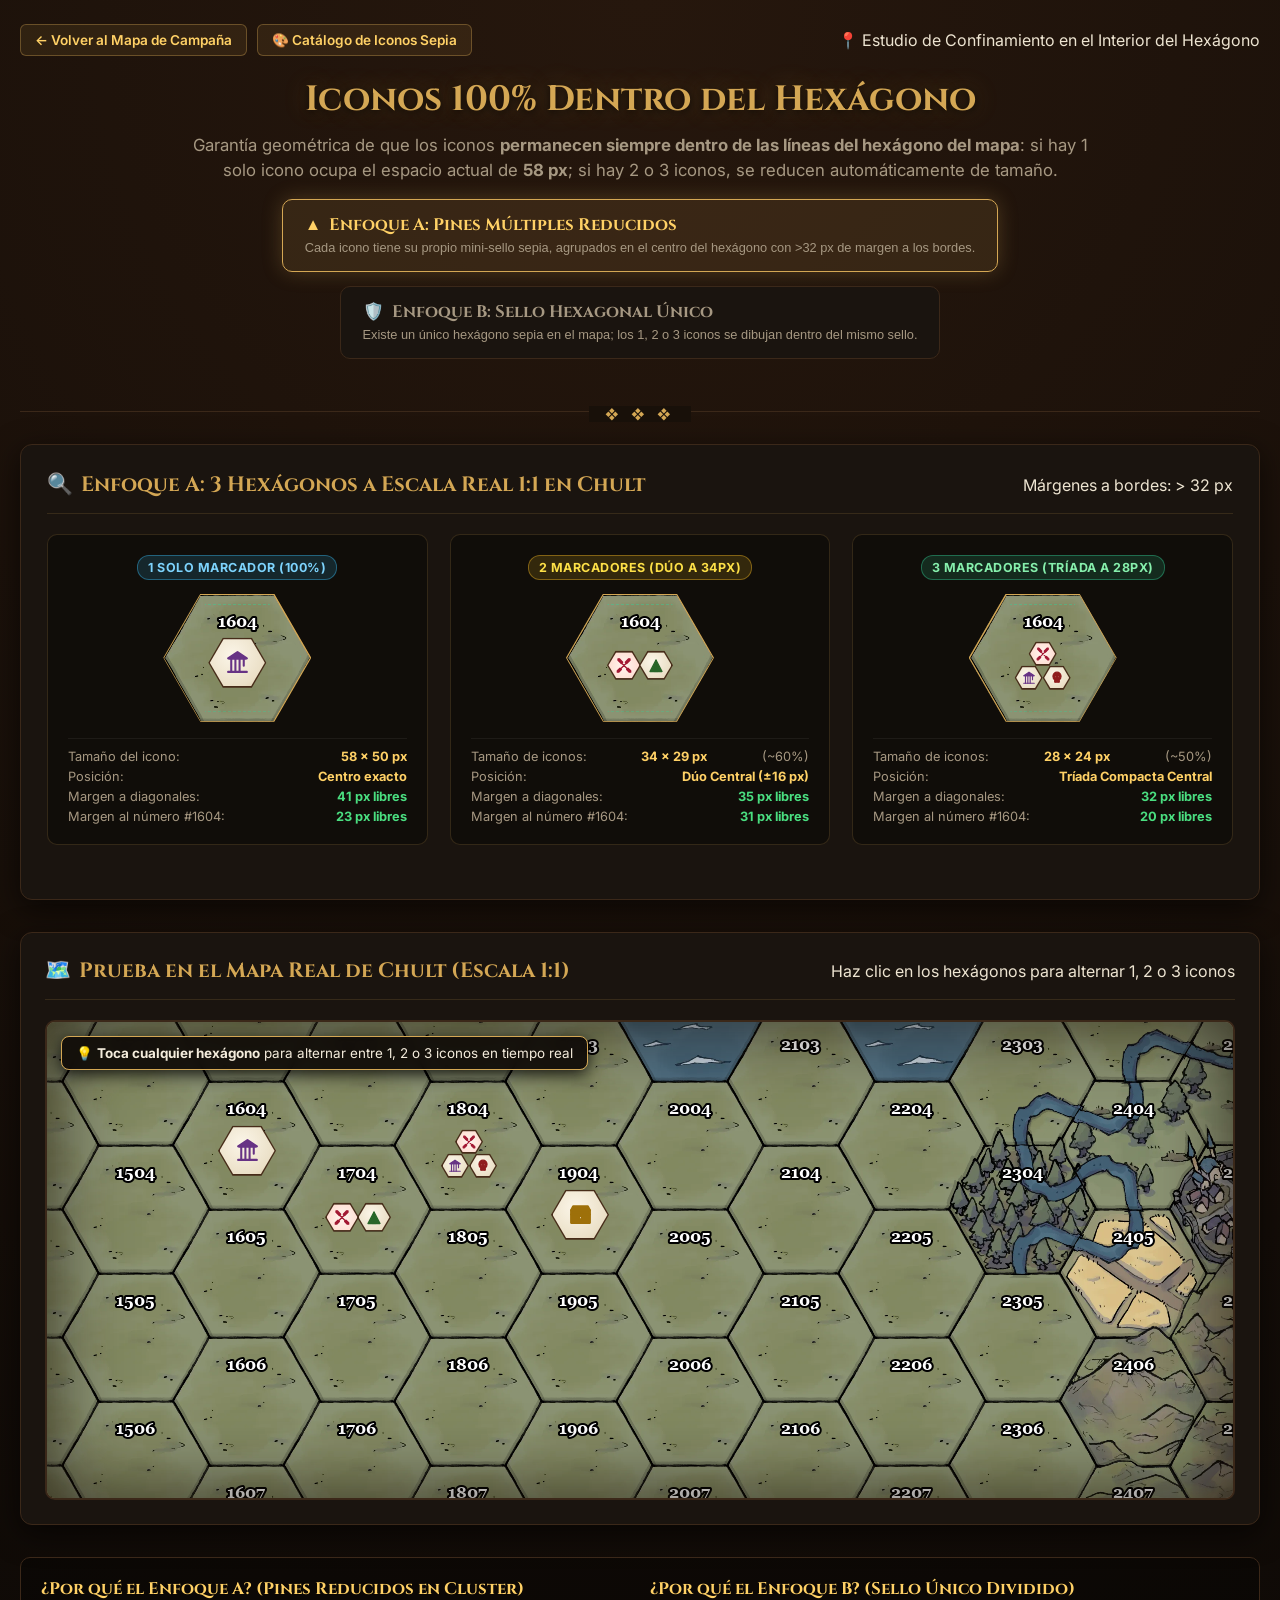
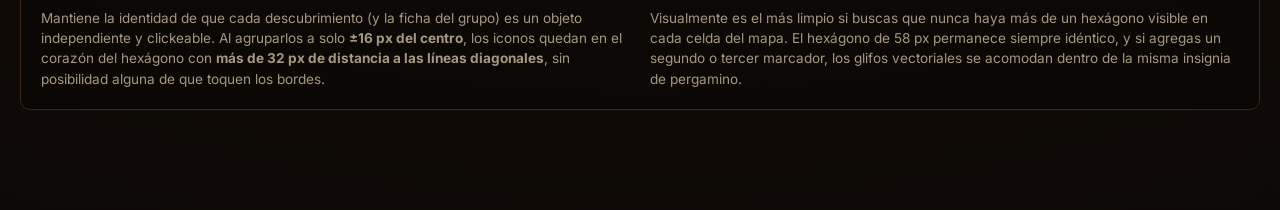
<file: demo-anchors.html>
<!DOCTYPE html>
<html lang="es">
<head>
  <meta charset="UTF-8">
  <meta name="viewport" content="width=device-width, initial-scale=1.0">
  <title>DnD Mapping — Iconos Siempre Dentro del Hexágono (1, 2 y 3)</title>
  <link rel="preconnect" href="https://fonts.googleapis.com">
  <link rel="preconnect" href="https://fonts.gstatic.com" crossorigin>
  <link href="https://fonts.googleapis.com/css2?family=Cinzel:wght@600;700;800;900&family=Inter:wght@400;500;600;700&family=JetBrains+Mono:wght@500;700&display=swap" rel="stylesheet">
  <style>
    :root {
      --bg-dark: #100c08;
      --card-bg: #1a140f;
      --card-border: #3b2819;
      --parchment: #f4ecdc;
      --parchment-deep: #e5d6bc;
      --sepia-dark: #2c180d;
      --sepia-ink: #472c19;
      --gold: #d4a754;
      --gold-bright: #ffd166;
      --cyan: #38bdf8;
      --emerald: #34d399;
      --crimson: #e11d48;
      --text: #ede4d1;
      --text-muted: #a69882;
      
      /* Geometría Hexagonal Chult: 128 px alto x 148 px ancho */
      --hex-w: 148px;
      --hex-h: 128px;
    }

    * {
      box-sizing: border-box;
      margin: 0;
      padding: 0;
    }

    body {
      background: radial-gradient(circle at 50% 0%, #26170d 0%, #0d0906 100%);
      color: var(--text);
      font-family: 'Inter', -apple-system, BlinkMacSystemFont, sans-serif;
      padding: 24px 20px 100px;
      min-height: 100vh;
    }

    .container {
      max-width: 1440px;
      margin: 0 auto;
    }

    /* BARRA SUPERIOR */
    .top-nav {
      display: flex;
      justify-content: space-between;
      align-items: center;
      margin-bottom: 20px;
      flex-wrap: wrap;
      gap: 12px;
    }

    .nav-links {
      display: flex;
      gap: 10px;
    }

    .btn-nav {
      background: rgba(212, 167, 84, 0.1);
      border: 1px solid rgba(212, 167, 84, 0.35);
      border-radius: 6px;
      padding: 7px 14px;
      color: var(--gold-bright);
      text-decoration: none;
      font-size: 0.85rem;
      font-weight: 600;
      display: inline-flex;
      align-items: center;
      gap: 6px;
      transition: all 0.2s ease;
    }

    .btn-nav:hover {
      background: rgba(212, 167, 84, 0.22);
      border-color: var(--gold);
      transform: translateY(-1px);
    }

    header {
      text-align: center;
      margin-bottom: 32px;
      padding-bottom: 24px;
      border-bottom: 1px solid var(--card-border);
      position: relative;
    }

    header::after {
      content: "❖ ❖ ❖";
      position: absolute;
      bottom: -11px;
      left: 50%;
      transform: translateX(-50%);
      background: #181009;
      padding: 0 16px;
      color: var(--gold);
      font-size: 13px;
      letter-spacing: 4px;
    }

    h1 {
      font-family: 'Cinzel', serif;
      font-size: 2.2rem;
      color: var(--gold);
      text-shadow: 0 2px 8px rgba(0,0,0,0.8), 0 0 24px rgba(212,167,84,0.3);
      margin-bottom: 10px;
    }

    .subtitle {
      color: var(--text-muted);
      font-size: 1.05rem;
      max-width: 920px;
      margin: 0 auto 16px;
      line-height: 1.5;
    }

    /* SELECTOR DE ENFOQUE (MODO A vs MODO B) */
    .approach-selector-bar {
      display: flex;
      justify-content: center;
      gap: 14px;
      margin-bottom: 28px;
      flex-wrap: wrap;
    }

    .approach-btn {
      background: var(--card-bg);
      border: 1.5px solid var(--card-border);
      border-radius: 10px;
      padding: 14px 22px;
      color: var(--text-muted);
      cursor: pointer;
      display: flex;
      flex-direction: column;
      align-items: flex-start;
      gap: 4px;
      transition: all 0.2s ease;
      min-width: 290px;
    }

    .approach-btn:hover {
      border-color: var(--gold);
      color: var(--text);
      transform: translateY(-2px);
    }

    .approach-btn.active {
      border-color: var(--gold);
      background: rgba(212, 167, 84, 0.12);
      color: var(--gold-bright);
      box-shadow: 0 0 20px rgba(212, 167, 84, 0.25);
    }

    .approach-title {
      font-family: 'Cinzel', serif;
      font-size: 1.05rem;
      font-weight: 700;
      display: flex;
      align-items: center;
      gap: 8px;
    }

    .approach-desc {
      font-size: 0.8rem;
      color: var(--text-muted);
      line-height: 1.3;
    }

    /* SECCIÓN DE COMPARACIÓN (1, 2, 3) */
    .main-demo-card {
      background: var(--card-bg);
      border: 1px solid var(--card-border);
      border-radius: 12px;
      padding: 26px;
      margin-bottom: 32px;
      box-shadow: 0 8px 30px rgba(0,0,0,0.6);
    }

    .demo-header-row {
      display: flex;
      justify-content: space-between;
      align-items: center;
      margin-bottom: 20px;
      flex-wrap: wrap;
      gap: 14px;
      border-bottom: 1px solid rgba(212, 167, 84, 0.15);
      padding-bottom: 14px;
    }

    .demo-title {
      font-family: 'Cinzel', serif;
      font-size: 1.3rem;
      color: var(--gold);
      display: flex;
      align-items: center;
      gap: 8px;
    }

    /* GRID DE 3 HEXÁGONOS LADO A LADO A ESCALA REAL 1:1 */
    .triad-grid {
      display: grid;
      grid-template-columns: repeat(3, 1fr);
      gap: 22px;
      margin-bottom: 28px;
    }

    @media (max-width: 960px) {
      .triad-grid {
        grid-template-columns: 1fr;
      }
    }

    .hex-column-box {
      background: rgba(0,0,0,0.35);
      border: 1px solid rgba(212, 167, 84, 0.18);
      border-radius: 10px;
      padding: 20px;
      display: flex;
      flex-direction: column;
      align-items: center;
      position: relative;
    }

    .col-badge {
      font-size: 0.78rem;
      font-weight: 700;
      padding: 4px 10px;
      border-radius: 12px;
      margin-bottom: 14px;
      text-transform: uppercase;
      letter-spacing: 0.5px;
    }

    .badge-1 { background: rgba(56, 189, 248, 0.15); color: #7dd3fc; border: 1px solid rgba(56, 189, 248, 0.4); }
    .badge-2 { background: rgba(251, 191, 36, 0.15); color: #fde047; border: 1px solid rgba(251, 191, 36, 0.4); }
    .badge-3 { background: rgba(52, 211, 153, 0.15); color: #86efac; border: 1px solid rgba(52, 211, 153, 0.4); }

    /* HEXÁGONO REAL DE CHULT (148x128px) ALINEADO 100% PÍXEL A PÍXEL */
    .real-chult-hex {
      width: 148px;
      height: 128px;
      position: relative;
      background-image: url('MAPS - Chult 2.0 PC - Numerado.png');
      background-size: 2816px 2048px;
      /* Coordenada matemática exacta de Hex 1604: cx=1699.3, cy=383.0 */
      background-position: -1625px -319px;
      clip-path: polygon(25% 0%, 75% 0%, 100% 50%, 75% 100%, 25% 100%, 0% 50%);
      box-shadow: 0 4px 14px rgba(0,0,0,0.8);
      user-select: none;
      margin-bottom: 16px;
    }

    /* CONTORNO DORADO EXACTO DEL HEXÁGONO */
    .hex-boundary-line {
      position: absolute;
      inset: 0;
      pointer-events: none;
      z-index: 20;
    }

    /* LÍNEA DE SEGURIDAD INTERIOR (10px adentro de los bordes) */
    .hex-safe-line {
      position: absolute;
      inset: 10px;
      clip-path: polygon(25% 0%, 75% 0%, 100% 50%, 75% 100%, 25% 100%, 0% 50%);
      border: 1px dashed rgba(52, 211, 153, 0.45);
      pointer-events: none;
      z-index: 10;
    }

    /* =========================================================================
       ENFOQUE A: PINES REDUCIDOS EN CLUSTER ULTRA-CENTRAL (DENTRO DEL HEX)
       ========================================================================= */
    .cluster-pin {
      position: absolute;
      transform: translate(-50%, -50%);
      clip-path: polygon(25% 0%, 75% 0%, 100% 50%, 75% 100%, 25% 100%, 0% 50%);
      background: #472c19;
      filter: drop-shadow(0 2px 5px rgba(0,0,0,0.85));
      display: flex;
      align-items: center;
      justify-content: center;
      cursor: pointer;
      z-index: 15;
      transition: all 0.25s cubic-bezier(0.34, 1.56, 0.64, 1);
    }

    .cluster-pin:hover {
      filter: drop-shadow(0 4px 10px rgba(0,0,0,0.95)) drop-shadow(0 0 8px var(--pin-color, #ffd166));
      transform: translate(-50%, -55%) scale(1.15);
      z-index: 30;
    }

    .cluster-pin-inner {
      position: absolute;
      inset: 1.5px;
      background: radial-gradient(circle at 40% 35%, #fbf5e8 0%, #ebe0c7 70%, #d8c3a0 100%);
      clip-path: polygon(25% 0%, 75% 0%, 100% 50%, 75% 100%, 25% 100%, 0% 50%);
      display: flex;
      align-items: center;
      justify-content: center;
    }

    .cluster-pin-inner svg {
      stroke: var(--pin-color, #472c19);
      fill: var(--pin-color, #472c19);
    }

    /* TAMAÑOS CLUSTER A */
    /* 1 icono: 58x50 px (completo actual) */
    .cluster-size-full { width: 58px; height: 50px; }
    .cluster-size-full .cluster-pin-inner svg { width: 25px; height: 25px; }

    /* 2 iconos: 34x29 px (reducido ~60%) */
    .cluster-size-duo { width: 34px; height: 29px; }
    .cluster-size-duo .cluster-pin-inner svg { width: 16px; height: 16px; }

    /* 3 iconos: 28x24 px (compacto ~50%) */
    .cluster-size-trio { width: 28px; height: 24px; }
    .cluster-size-trio .cluster-pin-inner svg { width: 14px; height: 14px; }

    /* FICHA DEL GRUPO */
    .is-party-cluster {
      filter: drop-shadow(0 3px 8px rgba(0,0,0,0.9)) drop-shadow(0 0 8px rgba(163, 24, 51, 0.6)) !important;
    }
    .is-party-cluster .cluster-pin-inner {
      background: radial-gradient(circle at center, #fff6f0 0%, #ffe0d5 70%, #f7b2a3 100%) !important;
    }

    /* =========================================================================
       ENFOQUE B: SELLO HEXAGONAL ÚNICO MULTI-ICONO (TODO DENTRO DEL SELLO)
       ========================================================================= */
    .unified-badge {
      position: absolute;
      left: 50%;
      top: 55%;
      transform: translate(-50%, -50%);
      width: 58px;
      height: 50px;
      clip-path: polygon(25% 0%, 75% 0%, 100% 50%, 75% 100%, 25% 100%, 0% 50%);
      background: #472c19;
      filter: drop-shadow(0 3px 6px rgba(0,0,0,0.85));
      display: flex;
      align-items: center;
      justify-content: center;
      cursor: pointer;
      z-index: 15;
      transition: all 0.25s cubic-bezier(0.34, 1.56, 0.64, 1);
    }

    .unified-badge:hover {
      filter: drop-shadow(0 6px 14px rgba(0,0,0,0.95)) drop-shadow(0 0 10px rgba(212, 167, 84, 0.5));
      transform: translate(-50%, -55%) scale(1.12);
      z-index: 30;
    }

    .unified-badge-inner {
      position: absolute;
      inset: 2px;
      background: radial-gradient(circle at 40% 35%, #fbf5e8 0%, #ebe0c7 70%, #d8c3a0 100%);
      clip-path: polygon(25% 0%, 75% 0%, 100% 50%, 75% 100%, 25% 100%, 0% 50%);
      display: flex;
      align-items: center;
      justify-content: center;
      width: calc(100% - 4px);
      height: calc(100% - 4px);
    }

    /* CASO 1 EN BADGE ÚNICO: 1 SOLO ICONO GRANDE */
    .unified-single svg {
      width: 25px;
      height: 25px;
    }

    /* CASO 2 EN BADGE ÚNICO: 2 ICONOS ADENTRO DEL MISMO SELLO */
    .unified-duo-container {
      display: flex;
      align-items: center;
      justify-content: space-evenly;
      width: 100%;
      height: 100%;
      padding: 0 4px;
    }
    .unified-duo-container svg {
      width: 17px;
      height: 17px;
    }
    .unified-divider {
      width: 1px;
      height: 24px;
      background: rgba(71, 44, 25, 0.35);
    }

    /* CASO 3 EN BADGE ÚNICO: 3 ICONOS ADENTRO DEL MISMO SELLO */
    .unified-trio-container {
      display: flex;
      flex-direction: column;
      align-items: center;
      justify-content: center;
      width: 100%;
      height: 100%;
      gap: 2px;
    }
    .unified-trio-top svg {
      width: 16px;
      height: 16px;
    }
    .unified-trio-bottom {
      display: flex;
      justify-content: center;
      gap: 6px;
    }
    .unified-trio-bottom svg {
      width: 14px;
      height: 14px;
    }

    /* DESCRIPCIÓN DE HOLGURAS */
    .col-metrics-list {
      list-style: none;
      font-size: 0.8rem;
      color: var(--text-muted);
      width: 100%;
      padding-top: 10px;
      border-top: 1px solid rgba(255,255,255,0.06);
      display: flex;
      flex-direction: column;
      gap: 5px;
    }
    .col-metrics-list li {
      display: flex;
      justify-content: space-between;
    }
    .col-metrics-list strong {
      color: var(--gold-bright);
    }

    /* SECCIÓN INTERACTIVA: MAPA REAL DE CHULT CON MÚLTIPLES HEXÁGONOS */
    .real-map-showcase {
      background: var(--card-bg);
      border: 1px solid var(--card-border);
      border-radius: 12px;
      padding: 24px;
      box-shadow: 0 8px 30px rgba(0,0,0,0.6);
      margin-bottom: 32px;
    }

    .interactive-map-view {
      width: 100%;
      height: 480px;
      background-image: url('MAPS - Chult 2.0 PC - Numerado.png');
      background-size: 2816px 2048px;
      /* Vista centrada en la zona de campamentos y ríos de Chult */
      background-position: -1500px -260px;
      border-radius: 10px;
      border: 2px solid var(--card-border);
      position: relative;
      overflow: hidden;
      box-shadow: inset 0 0 80px rgba(20, 12, 6, 0.75);
    }

    .map-notice-pill {
      position: absolute;
      top: 14px;
      left: 14px;
      background: rgba(16, 12, 8, 0.94);
      border: 1.5px solid var(--gold);
      border-radius: 8px;
      padding: 8px 14px;
      font-size: 0.84rem;
      color: var(--parchment);
      z-index: 50;
      backdrop-filter: blur(4px);
      box-shadow: 0 4px 16px rgba(0,0,0,0.85);
    }

    .map-clickable-hex {
      position: absolute;
      transform: translate(-50%, -50%);
      width: 148px;
      height: 128px;
      clip-path: polygon(25% 0%, 75% 0%, 100% 50%, 75% 100%, 25% 100%, 0% 50%);
      cursor: pointer;
      z-index: 10;
      transition: background 0.2s;
    }

    .map-clickable-hex:hover {
      background: rgba(56, 189, 248, 0.15);
      box-shadow: inset 0 0 24px rgba(56, 189, 248, 0.4);
    }

    .hex-pin-group-container {
      position: absolute;
      inset: 0;
      pointer-events: auto;
    }

    /* TOOLTIP EN MAPA */
    .map-tooltip {
      position: absolute;
      bottom: calc(100% + 6px);
      left: 50%;
      transform: translateX(-50%);
      background: rgba(20, 13, 8, 0.96);
      border: 1px solid var(--gold);
      border-radius: 4px;
      padding: 4px 8px;
      font-size: 0.72rem;
      font-weight: 600;
      color: var(--parchment);
      white-space: nowrap;
      pointer-events: none;
      opacity: 0;
      transition: opacity 0.2s;
      box-shadow: 0 4px 10px rgba(0,0,0,0.8);
      z-index: 60;
    }

    .cluster-pin:hover .map-tooltip,
    .unified-badge:hover .map-tooltip {
      opacity: 1;
    }

    /* RESUMEN EXPLICATIVO FINAL */
    .decision-guide-box {
      background: rgba(0,0,0,0.3);
      border: 1px solid var(--card-border);
      border-radius: 10px;
      padding: 20px;
      display: grid;
      grid-template-columns: 1fr 1fr;
      gap: 20px;
    }

    @media (max-width: 768px) {
      .decision-guide-box {
        grid-template-columns: 1fr;
      }
    }

    .decision-col h4 {
      font-family: 'Cinzel', serif;
      font-size: 1.05rem;
      color: var(--gold-bright);
      margin-bottom: 8px;
    }

    .decision-col p {
      font-size: 0.85rem;
      color: var(--text-muted);
      line-height: 1.5;
    }
  </style>
</head>
<body>

<div class="container">

  <!-- BARRA DE NAVEGACIÓN -->
  <div class="top-nav">
    <div class="nav-links">
      <a href="index.html" class="btn-nav">← Volver al Mapa de Campaña</a>
      <a href="demo-icons.html" class="btn-nav">🎨 Catálogo de Iconos Sepia</a>
    </div>
    <div class="spec-chip">📍 Estudio de Confinamiento en el Interior del Hexágono</div>
  </div>

  <header>
    <h1>Iconos 100% Dentro del Hexágono</h1>
    <p class="subtitle">
      Garantía geométrica de que los iconos <strong>permanecen siempre dentro de las líneas del hexágono del mapa</strong>: si hay 1 solo icono ocupa el espacio actual de <strong>58 px</strong>; si hay 2 o 3 iconos, se reducen automáticamente de tamaño.
    </p>

    <!-- SELECTOR DE LOS DOS ENFOQUES POSIBLES -->
    <div class="approach-selector-bar">
      <button class="approach-btn active" id="btn-approach-a" onclick="switchApproach('a')">
        <span class="approach-title"><span>▲</span> Enfoque A: Pines Múltiples Reducidos</span>
        <span class="approach-desc">Cada icono tiene su propio mini-sello sepia, agrupados en el centro del hexágono con >32 px de margen a los bordes.</span>
      </button>

      <button class="approach-btn" id="btn-approach-b" onclick="switchApproach('b')">
        <span class="approach-title"><span>🛡️</span> Enfoque B: Sello Hexagonal Único</span>
        <span class="approach-desc">Existe un único hexágono sepia en el mapa; los 1, 2 o 3 iconos se dibujan dentro del mismo sello.</span>
      </button>
    </div>
  </header>

  <!-- SECCIÓN PRINCIPAL: COMPARADOR A ESCALA REAL 1:1 -->
  <div class="main-demo-card">
    <div class="demo-header-row">
      <h2 class="demo-title" id="active-approach-title"><span>🔍</span> Enfoque A: 3 Hexágonos a Escala Real 1:1 en Chult</h2>
      <span class="spec-chip" id="active-approach-chip">Márgenes a bordes: > 32 px</span>
    </div>

    <!-- GRID DE 3 HEXÁGONOS DE CHULT -->
    <div class="triad-grid" id="triad-grid-container">
      <!-- Generado dinámicamente según el enfoque seleccionado -->
    </div>
  </div>

  <!-- SECCIÓN INTERACTIVA: MAPA REAL DE CHULT CON MÚLTIPLES HEXÁGONOS -->
  <div class="real-map-showcase">
    <div class="demo-header-row">
      <h3 class="demo-title"><span>🗺️</span> Prueba en el Mapa Real de Chult (Escala 1:1)</h3>
      <span class="spec-chip">Haz clic en los hexágonos para alternar 1, 2 o 3 iconos</span>
    </div>

    <div class="interactive-map-view" id="interactive-map-view">
      <div class="map-notice-pill">
        <span>💡</span> <strong>Toca cualquier hexágono</strong> para alternar entre 1, 2 o 3 iconos en tiempo real
      </div>

      <!-- ZONAS INTERACTIVAS SOBRE EL MAPA REAL -->
      <div class="map-clickable-hex" style="left: 200px; top: 124px;" onclick="cycleHex('hex1')">
        <div id="hex-content-hex1" class="hex-pin-group-container"></div>
      </div>

      <div class="map-clickable-hex" style="left: 311px; top: 188px;" onclick="cycleHex('hex2')">
        <div id="hex-content-hex2" class="hex-pin-group-container"></div>
      </div>

      <div class="map-clickable-hex" style="left: 422px; top: 124px;" onclick="cycleHex('hex3')">
        <div id="hex-content-hex3" class="hex-pin-group-container"></div>
      </div>

      <div class="map-clickable-hex" style="left: 533px; top: 188px;" onclick="cycleHex('hex4')">
        <div id="hex-content-hex4" class="hex-pin-group-container"></div>
      </div>
    </div>
  </div>

  <!-- GUÍA DE DECISIÓN -->
  <div class="decision-guide-box">
    <div class="decision-col">
      <h4>¿Por qué el Enfoque A? (Pines Reducidos en Cluster)</h4>
      <p>
        Mantiene la identidad de que cada descubrimiento (y la ficha del grupo) es un objeto independiente y clickeable. Al agruparlos a solo <strong>±16 px del centro</strong>, los iconos quedan en el corazón del hexágono con <strong>más de 32 px de distancia a las líneas diagonales</strong>, sin posibilidad alguna de que toquen los bordes.
      </p>
    </div>
    <div class="decision-col">
      <h4>¿Por qué el Enfoque B? (Sello Único Dividido)</h4>
      <p>
        Visualmente es el más limpio si buscas que nunca haya más de un hexágono visible en cada celda del mapa. El hexágono de 58 px permanece siempre idéntico, y si agregas un segundo o tercer marcador, los glifos vectoriales se acomodan dentro de la misma insignia de pergamino.
      </p>
    </div>
  </div>

</div>

<!-- SCRIPT CON DATOS DE ICONOS Y LÓGICA DE INTERACTIVIDAD -->
<script type="module">
  import { MARKER_TYPES, PARTY_TOKEN_DATA } from './icons.js';

  let currentApproach = 'a'; // 'a' | 'b'

  // Estado de los 4 hexágonos interactivos del mapa
  const realMapState = {
    hex1: [
      { type: 'ruins', title: 'Ruinas de Mezro' }
    ],
    hex2: [
      { type: 'party', title: 'Grupo de Aventureros' },
      { type: 'camp', title: 'Campamento Base' }
    ],
    hex3: [
      { type: 'party', title: 'Grupo de Aventureros' },
      { type: 'ruins', title: 'Templo Antiguo' },
      { type: 'danger', title: 'Peligro Territorial' }
    ],
    hex4: [
      { type: 'treasure', title: 'Alijo Escondido' }
    ]
  };

  function getTypeInfo(typeId) {
    if (typeId === 'party') return PARTY_TOKEN_DATA;
    return MARKER_TYPES[typeId] || MARKER_TYPES.note;
  }

  // Generador de SVG de borde hexagonal
  const HEX_BORDER_SVG = `
    <svg class="hex-boundary-line" viewBox="0 0 148 128">
      <polygon points="111,0 148,64 111,128 37,128 0,64 37,0" fill="none" stroke="#d4a754" stroke-width="2" />
    </svg>
    <div class="hex-safe-line"></div>
  `;

  // Renderizar los 3 hexágonos del comparador principal
  function renderTriadGrid() {
    const container = document.getElementById('triad-grid-container');
    container.innerHTML = '';

    if (currentApproach === 'a') {
      // ENFOQUE A: Pines Múltiples Reducidos
      container.innerHTML = `
        <!-- CASO 1: 1 SOLO ICONO (58px) -->
        <div class="hex-column-box">
          <span class="col-badge badge-1">1 Solo Marcador (100%)</span>
          <div class="real-chult-hex">
            ${HEX_BORDER_SVG}
            <!-- 1 Icono grande centrado -->
            <div class="cluster-pin cluster-size-full" style="left: 50%; top: 54%; --pin-color: #673385;">
              <div class="cluster-pin-inner">${getTypeInfo('ruins').svg}</div>
            </div>
          </div>
          <ul class="col-metrics-list">
            <li><span>Tamaño del icono:</span> <strong>58 × 50 px</strong></li>
            <li><span>Posición:</span> <strong>Centro exacto</strong></li>
            <li><span>Margen a diagonales:</span> <strong style="color: #4ade80;">41 px libres</strong></li>
            <li><span>Margen al número #1604:</span> <strong style="color: #4ade80;">23 px libres</strong></li>
          </ul>
        </div>

        <!-- CASO 2: 2 ICONOS (34px cada uno) -->
        <div class="hex-column-box">
          <span class="col-badge badge-2">2 Marcadores (Dúo a 34px)</span>
          <div class="real-chult-hex">
            ${HEX_BORDER_SVG}
            <!-- Icono Izq: Grupo (34x29px) a x=-16px -->
            <div class="cluster-pin cluster-size-duo is-party-cluster" style="left: calc(50% - 16px); top: 56%; --pin-color: #a31833;">
              <div class="cluster-pin-inner">${getTypeInfo('party').svg}</div>
            </div>
            <!-- Icono Der: Campamento (34x29px) a x=+16px -->
            <div class="cluster-pin cluster-size-duo" style="left: calc(50% + 16px); top: 56%; --pin-color: #286629;">
              <div class="cluster-pin-inner">${getTypeInfo('camp').svg}</div>
            </div>
          </div>
          <ul class="col-metrics-list">
            <li><span>Tamaño de iconos:</span> <strong>34 × 29 px</strong> (~60%)</li>
            <li><span>Posición:</span> <strong>Dúo Central (±16 px)</strong></li>
            <li><span>Margen a diagonales:</span> <strong style="color: #4ade80;">35 px libres</strong></li>
            <li><span>Margen al número #1604:</span> <strong style="color: #4ade80;">31 px libres</strong></li>
          </ul>
        </div>

        <!-- CASO 3: 3 ICONOS (28px cada uno) -->
        <div class="hex-column-box">
          <span class="col-badge badge-3">3 Marcadores (Tríada a 28px)</span>
          <div class="real-chult-hex">
            ${HEX_BORDER_SVG}
            <!-- Icono 1: Grupo (Norte) a y=-4px -->
            <div class="cluster-pin cluster-size-trio is-party-cluster" style="left: 50%; top: calc(50% - 4px); --pin-color: #a31833;">
              <div class="cluster-pin-inner">${getTypeInfo('party').svg}</div>
            </div>
            <!-- Icono 2: Ruinas (SO) a x=-14px, y=+20px -->
            <div class="cluster-pin cluster-size-trio" style="left: calc(50% - 14px); top: calc(50% + 20px); --pin-color: #673385;">
              <div class="cluster-pin-inner">${getTypeInfo('ruins').svg}</div>
            </div>
            <!-- Icono 3: Peligro (SE) a x=+14px, y=+20px -->
            <div class="cluster-pin cluster-size-trio" style="left: calc(50% + 14px); top: calc(50% + 20px); --pin-color: #8f1d1d;">
              <div class="cluster-pin-inner">${getTypeInfo('danger').svg}</div>
            </div>
          </div>
          <ul class="col-metrics-list">
            <li><span>Tamaño de iconos:</span> <strong>28 × 24 px</strong> (~50%)</li>
            <li><span>Posición:</span> <strong>Tríada Compacta Central</strong></li>
            <li><span>Margen a diagonales:</span> <strong style="color: #4ade80;">32 px libres</strong></li>
            <li><span>Margen al número #1604:</span> <strong style="color: #4ade80;">20 px libres</strong></li>
          </ul>
        </div>
      `;
    } else {
      // ENFOQUE B: Sello Hexagonal Único
      container.innerHTML = `
        <!-- CASO 1: 1 ICONO ADENTRO -->
        <div class="hex-column-box">
          <span class="col-badge badge-1">1 Solo Marcador</span>
          <div class="real-chult-hex">
            ${HEX_BORDER_SVG}
            <!-- Sello único con 1 icono -->
            <div class="unified-badge">
              <div class="unified-badge-inner unified-single" style="color: #673385;">
                ${getTypeInfo('ruins').svg}
              </div>
            </div>
          </div>
          <ul class="col-metrics-list">
            <li><span>Formato:</span> <strong>1 Hexágono Único (58px)</strong></li>
            <li><span>Contenido:</span> <strong>1 icono grande (25 px)</strong></li>
            <li><span>Margen a bordes:</span> <strong style="color: #4ade80;">41 px libres</strong></li>
            <li><span>Margen al número #1604:</span> <strong style="color: #4ade80;">23 px libres</strong></li>
          </ul>
        </div>

        <!-- CASO 2: 2 ICONOS ADENTRO -->
        <div class="hex-column-box">
          <span class="col-badge badge-2">2 Marcadores en el Mismo Sello</span>
          <div class="real-chult-hex">
            ${HEX_BORDER_SVG}
            <!-- Sello único con 2 iconos -->
            <div class="unified-badge">
              <div class="unified-badge-inner">
                <div class="unified-duo-container">
                  <span style="color: #a31833;">${getTypeInfo('party').svg}</span>
                  <div class="unified-divider"></div>
                  <span style="color: #286629;">${getTypeInfo('camp').svg}</span>
                </div>
              </div>
            </div>
          </div>
          <ul class="col-metrics-list">
            <li><span>Formato:</span> <strong>1 Hexágono Único (58px)</strong></li>
            <li><span>Contenido:</span> <strong>2 iconos en dúo (17 px)</strong></li>
            <li><span>Margen a bordes:</span> <strong style="color: #4ade80;">41 px libres</strong></li>
            <li><span>Margen al número #1604:</span> <strong style="color: #4ade80;">23 px libres</strong></li>
          </ul>
        </div>

        <!-- CASO 3: 3 ICONOS ADENTRO -->
        <div class="hex-column-box">
          <span class="col-badge badge-3">3 Marcadores en el Mismo Sello</span>
          <div class="real-chult-hex">
            ${HEX_BORDER_SVG}
            <!-- Sello único con 3 iconos -->
            <div class="unified-badge">
              <div class="unified-badge-inner">
                <div class="unified-trio-container">
                  <div class="unified-trio-top" style="color: #a31833;">${getTypeInfo('party').svg}</div>
                  <div class="unified-trio-bottom">
                    <span style="color: #673385;">${getTypeInfo('ruins').svg}</span>
                    <span style="color: #8f1d1d;">${getTypeInfo('danger').svg}</span>
                  </div>
                </div>
              </div>
            </div>
          </div>
          <ul class="col-metrics-list">
            <li><span>Formato:</span> <strong>1 Hexágono Único (58px)</strong></li>
            <li><span>Contenido:</span> <strong>3 iconos en tríada (15/14 px)</strong></li>
            <li><span>Margen a bordes:</span> <strong style="color: #4ade80;">41 px libres</strong></li>
            <li><span>Margen al número #1604:</span> <strong style="color: #4ade80;">23 px libres</strong></li>
          </ul>
        </div>
      `;
    }
  }

  // Renderizar pines en el mapa interactivo según el enfoque activo
  function renderMapHexes() {
    Object.entries(realMapState).forEach(([hexKey, pins]) => {
      const container = document.getElementById(`hex-content-${hexKey}`);
      if (!container) return;
      container.innerHTML = '';

      const count = pins.length;

      if (currentApproach === 'a') {
        // Enfoque A: Cluster de mini-sellos
        if (count === 1) {
          const p = pins[0];
          container.innerHTML = `
            <div class="cluster-pin cluster-size-full ${p.type === 'party' ? 'is-party-cluster' : ''}" style="left: 50%; top: 54%; --pin-color: ${getTypeInfo(p.type).color};">
              <div class="cluster-pin-inner">${getTypeInfo(p.type).svg}</div>
              <div class="map-tooltip">${p.title}</div>
            </div>
          `;
        } else if (count === 2) {
          const p1 = pins[0];
          const p2 = pins[1];
          container.innerHTML = `
            <div class="cluster-pin cluster-size-duo ${p1.type === 'party' ? 'is-party-cluster' : ''}" style="left: calc(50% - 16px); top: 56%; --pin-color: ${getTypeInfo(p1.type).color};">
              <div class="cluster-pin-inner">${getTypeInfo(p1.type).svg}</div>
              <div class="map-tooltip">${p1.title}</div>
            </div>
            <div class="cluster-pin cluster-size-duo ${p2.type === 'party' ? 'is-party-cluster' : ''}" style="left: calc(50% + 16px); top: 56%; --pin-color: ${getTypeInfo(p2.type).color};">
              <div class="cluster-pin-inner">${getTypeInfo(p2.type).svg}</div>
              <div class="map-tooltip">${p2.title}</div>
            </div>
          `;
        } else {
          const p1 = pins[0];
          const p2 = pins[1];
          const p3 = pins[2];
          container.innerHTML = `
            <div class="cluster-pin cluster-size-trio ${p1.type === 'party' ? 'is-party-cluster' : ''}" style="left: 50%; top: calc(50% - 4px); --pin-color: ${getTypeInfo(p1.type).color};">
              <div class="cluster-pin-inner">${getTypeInfo(p1.type).svg}</div>
              <div class="map-tooltip">${p1.title}</div>
            </div>
            <div class="cluster-pin cluster-size-trio ${p2.type === 'party' ? 'is-party-cluster' : ''}" style="left: calc(50% - 14px); top: calc(50% + 20px); --pin-color: ${getTypeInfo(p2.type).color};">
              <div class="cluster-pin-inner">${getTypeInfo(p2.type).svg}</div>
              <div class="map-tooltip">${p2.title}</div>
            </div>
            <div class="cluster-pin cluster-size-trio ${p3.type === 'party' ? 'is-party-cluster' : ''}" style="left: calc(50% + 14px); top: calc(50% + 20px); --pin-color: ${getTypeInfo(p3.type).color};">
              <div class="cluster-pin-inner">${getTypeInfo(p3.type).svg}</div>
              <div class="map-tooltip">${p3.title}</div>
            </div>
          `;
        }
      } else {
        // Enfoque B: Sello único
        if (count === 1) {
          const p = pins[0];
          container.innerHTML = `
            <div class="unified-badge">
              <div class="unified-badge-inner unified-single" style="color: ${getTypeInfo(p.type).color};">
                ${getTypeInfo(p.type).svg}
              </div>
              <div class="map-tooltip">${p.title}</div>
            </div>
          `;
        } else if (count === 2) {
          const p1 = pins[0];
          const p2 = pins[1];
          container.innerHTML = `
            <div class="unified-badge">
              <div class="unified-badge-inner">
                <div class="unified-duo-container">
                  <span style="color: ${getTypeInfo(p1.type).color};">${getTypeInfo(p1.type).svg}</span>
                  <div class="unified-divider"></div>
                  <span style="color: ${getTypeInfo(p2.type).color};">${getTypeInfo(p2.type).svg}</span>
                </div>
              </div>
              <div class="map-tooltip">${p1.title} + ${p2.title}</div>
            </div>
          `;
        } else {
          const p1 = pins[0];
          const p2 = pins[1];
          const p3 = pins[2];
          container.innerHTML = `
            <div class="unified-badge">
              <div class="unified-badge-inner">
                <div class="unified-trio-container">
                  <div class="unified-trio-top" style="color: ${getTypeInfo(p1.type).color};">${getTypeInfo(p1.type).svg}</div>
                  <div class="unified-trio-bottom">
                    <span style="color: ${getTypeInfo(p2.type).color};">${getTypeInfo(p2.type).svg}</span>
                    <span style="color: ${getTypeInfo(p3.type).color};">${getTypeInfo(p3.type).svg}</span>
                  </div>
                </div>
              </div>
              <div class="map-tooltip">${p1.title} + ${p2.title} + ${p3.title}</div>
            </div>
          `;
        }
      }
    });
  }

  // Alternar cantidad de iconos al hacer clic en un hexágono del mapa
  window.cycleHex = function(hexKey) {
    const cur = realMapState[hexKey] || [];
    if (cur.length === 1) {
      realMapState[hexKey] = [
        { type: 'party', title: 'Grupo de Aventureros' },
        { type: 'camp', title: 'Campamento Base' }
      ];
    } else if (cur.length === 2) {
      realMapState[hexKey] = [
        { type: 'party', title: 'Grupo de Aventureros' },
        { type: 'ruins', title: 'Templo Perdido' },
        { type: 'danger', title: 'Peligro Mortal' }
      ];
    } else {
      realMapState[hexKey] = [
        { type: 'ruins', title: 'Ruinas de Mezro' }
      ];
    }
    renderMapHexes();
  };

  // Cambiar entre Enfoque A y Enfoque B
  window.switchApproach = function(approach) {
    currentApproach = approach;
    document.querySelectorAll('.approach-btn').forEach(b => b.classList.remove('active'));
    document.getElementById(`btn-approach-${approach}`).classList.add('active');

    if (approach === 'a') {
      document.getElementById('active-approach-title').innerHTML = '<span>🔍</span> Enfoque A: Pines Múltiples Reducidos en Cluster';
      document.getElementById('active-approach-chip').textContent = 'Márgenes a bordes: > 32 px';
    } else {
      document.getElementById('active-approach-title').innerHTML = '<span>🛡️</span> Enfoque B: Sello Hexagonal Único Multi-Icono';
      document.getElementById('active-approach-chip').textContent = '1 Sello de 58 px (Todo adentro)';
    }

    renderTriadGrid();
    renderMapHexes();
  };

  // Inicialización
  renderTriadGrid();
  renderMapHexes();
</script>

</body>
</html>
</file>
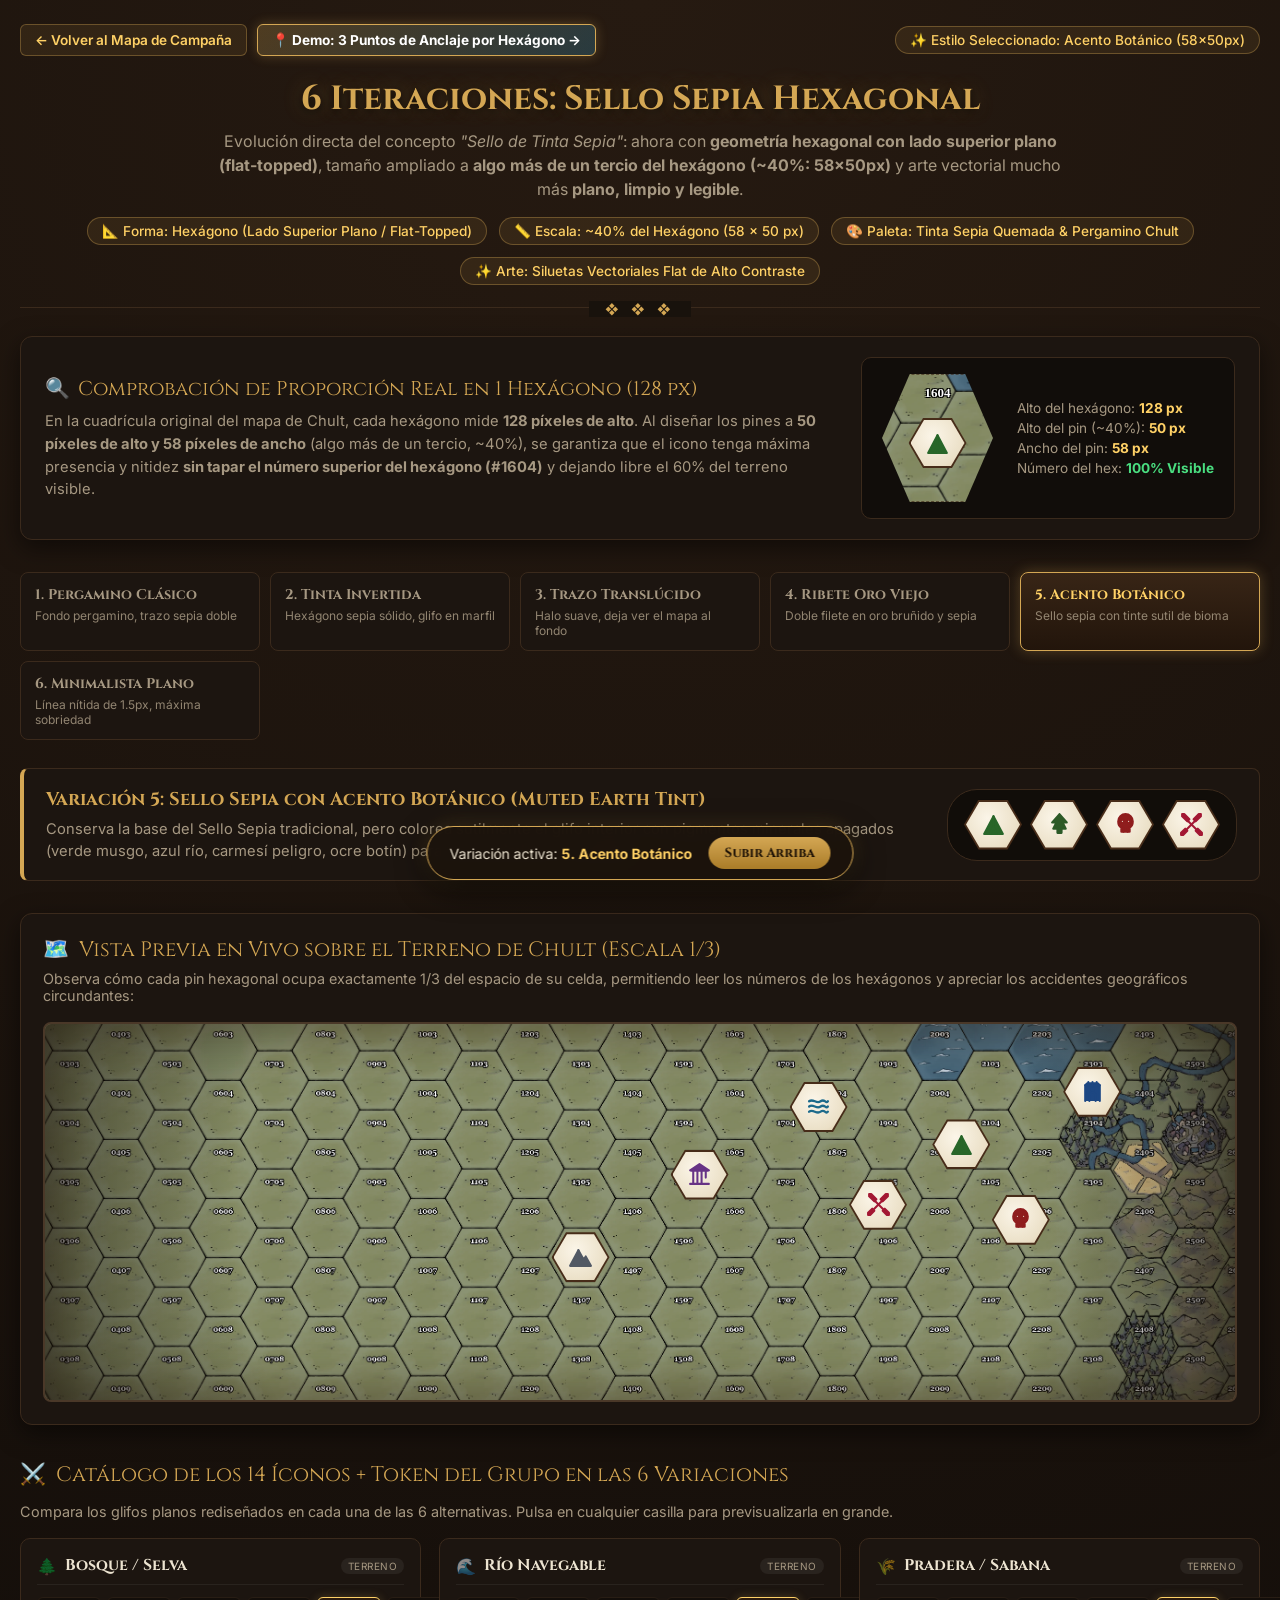
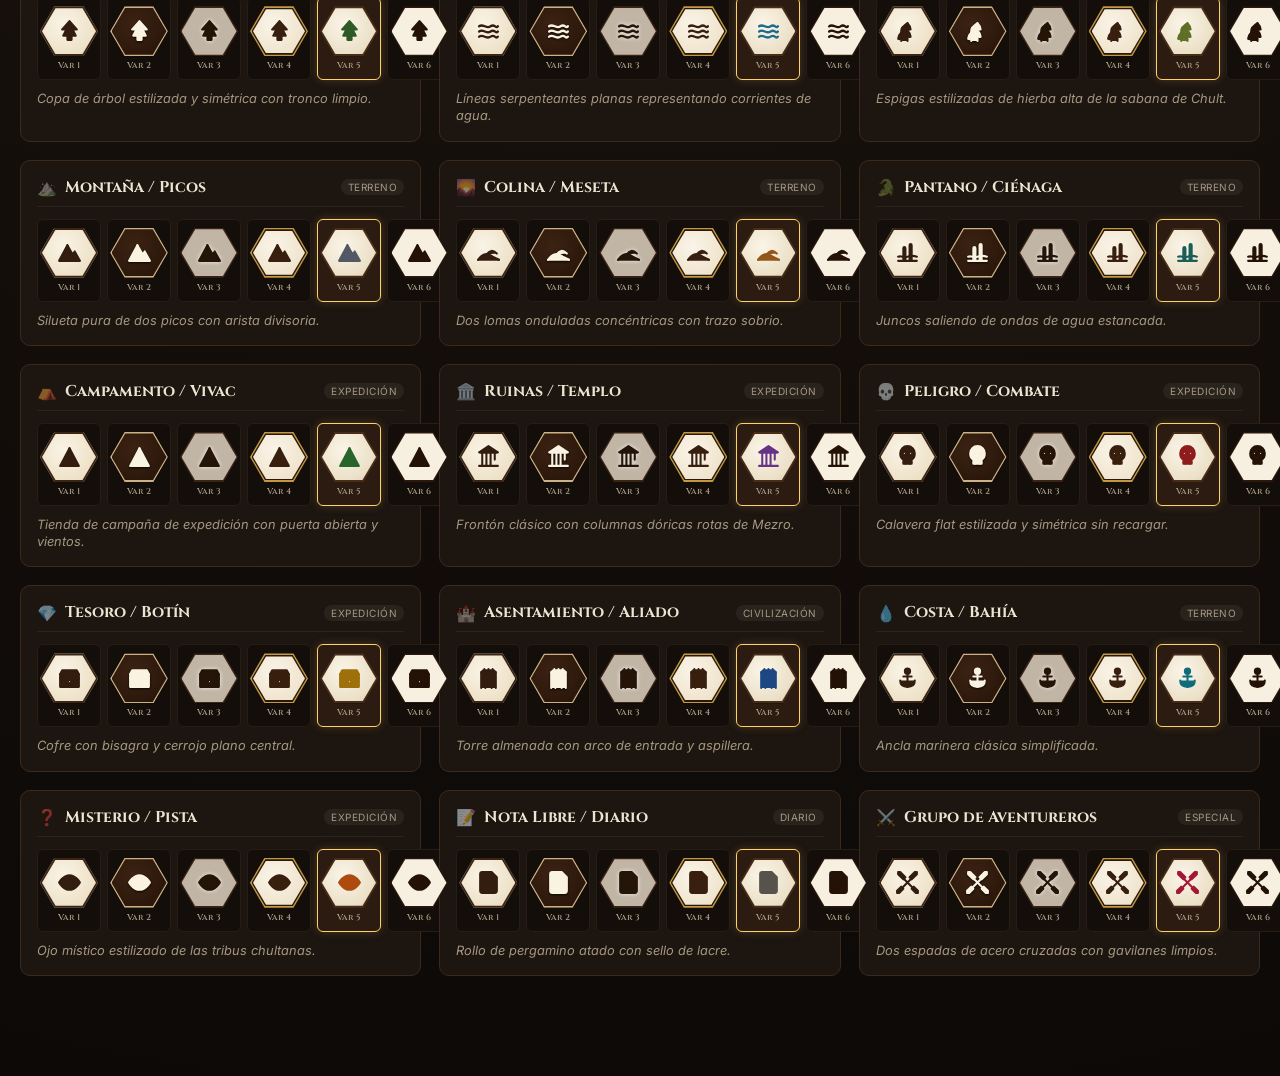
<file: demo-icons.html>
<!DOCTYPE html>
<html lang="es">
<head>
  <meta charset="UTF-8">
  <meta name="viewport" content="width=device-width, initial-scale=1.0">
  <title>DnD Mapping — 6 Variaciones del Sello Sepia Hexagonal (1/3 Hex)</title>
  <link rel="preconnect" href="https://fonts.googleapis.com">
  <link rel="preconnect" href="https://fonts.gstatic.com" crossorigin>
  <link href="https://fonts.googleapis.com/css2?family=Cinzel:wght@600;700;800;900&family=Inter:wght@400;500;600;700&display=swap" rel="stylesheet">
  <style>
    :root {
      --bg-dark: #120e0a;
      --card-bg: #1c1510;
      --card-border: #3b2a1c;
      --parchment: #f4ecdc;
      --parchment-deep: #e3d4b8;
      --sepia-dark: #2c180d;
      --sepia-ink: #3c2415;
      --sepia-soft: #634731;
      --gold: #d4a754;
      --gold-bright: #ffd166;
      --text: #ede4d1;
      --text-muted: #a69882;
      
      /* Dimensiones exactas: El hexágono del mapa mide 128px de alto */
      /* ~40% del hexágono con lado superior plano (flat-topped) = 58px ancho x 50px alto */
      --hex-pin-width: 58px;
      --hex-pin-height: 50px;
    }

    * {
      box-sizing: border-box;
      margin: 0;
      padding: 0;
    }

    body {
      background: radial-gradient(circle at 50% 0%, #261a11 0%, #0c0907 100%);
      color: var(--text);
      font-family: 'Inter', -apple-system, BlinkMacSystemFont, sans-serif;
      padding: 24px 20px 100px;
      min-height: 100vh;
    }

    .container {
      max-width: 1400px;
      margin: 0 auto;
    }

    header {
      text-align: center;
      margin-bottom: 28px;
      padding-bottom: 22px;
      border-bottom: 1px solid var(--card-border);
      position: relative;
    }

    header::after {
      content: "❖ ❖ ❖";
      position: absolute;
      bottom: -10px;
      left: 50%;
      transform: translateX(-50%);
      background: #18120c;
      padding: 0 16px;
      color: var(--gold);
      font-size: 13px;
      letter-spacing: 4px;
    }

    h1 {
      font-family: 'Cinzel', serif;
      font-size: 2.1rem;
      color: var(--gold);
      text-shadow: 0 2px 8px rgba(0,0,0,0.8), 0 0 20px rgba(212,167,84,0.3);
      margin-bottom: 8px;
    }

    .subtitle {
      color: var(--text-muted);
      font-size: 1rem;
      max-width: 860px;
      margin: 0 auto;
      line-height: 1.5;
    }

    /* BADGE DE ESPECIFICACIÓN TÉCNICA */
    .specs-badge-bar {
      display: flex;
      justify-content: center;
      flex-wrap: wrap;
      gap: 12px;
      margin-top: 16px;
    }

    .spec-chip {
      background: rgba(212, 167, 84, 0.1);
      border: 1px solid rgba(212, 167, 84, 0.35);
      border-radius: 20px;
      padding: 5px 14px;
      font-size: 0.85rem;
      color: var(--gold-bright);
      display: flex;
      align-items: center;
      gap: 6px;
      font-weight: 500;
    }

    /* PROPORCIÓN EN VIVO: COMPARADOR HEXÁGONO REAL DE CHULT */
    .hex-proportion-demo-box {
      background: var(--card-bg);
      border: 1px solid var(--card-border);
      border-radius: 12px;
      padding: 20px 24px;
      margin-bottom: 32px;
      box-shadow: 0 8px 24px rgba(0,0,0,0.5);
      display: flex;
      flex-wrap: wrap;
      align-items: center;
      justify-content: space-between;
      gap: 24px;
    }

    .proportion-texts {
      flex: 1;
      min-width: 300px;
    }

    .proportion-title {
      font-family: 'Cinzel', serif;
      font-size: 1.25rem;
      color: var(--gold);
      margin-bottom: 8px;
      display: flex;
      align-items: center;
      gap: 8px;
    }

    .proportion-desc {
      color: var(--text-muted);
      font-size: 0.92rem;
      line-height: 1.55;
    }

    .proportion-interactive-view {
      display: flex;
      align-items: center;
      gap: 24px;
      background: #110d0a;
      padding: 16px 20px;
      border-radius: 10px;
      border: 1px solid var(--card-border);
    }

    /* Simulación a escala 1:1 de un hexágono real de 128px del mapa */
    .real-hex-frame {
      width: 111px;
      height: 128px;
      position: relative;
      display: flex;
      align-items: center;
      justify-content: center;
      background: #d8c7a6;
      background-image: url('MAPS - Chult 2.0 PC.png');
      background-size: 1400px;
      background-position: 84% 16%;
      clip-path: polygon(25% 0%, 75% 0%, 100% 50%, 75% 100%, 25% 100%, 0% 50%);
      box-shadow: 0 4px 14px rgba(0,0,0,0.7);
      border: 1px dashed rgba(60, 36, 21, 0.6);
    }

    .real-hex-number {
      position: absolute;
      top: 10px;
      left: 50%;
      transform: translateX(-50%);
      font-family: Georgia, serif;
      font-size: 13px;
      font-weight: bold;
      color: #ffffff;
      text-shadow: -1px -1px 0 #000, 1px -1px 0 #000, -1px 1px 0 #000, 1px 1px 0 #000;
      pointer-events: none;
      z-index: 10;
    }

    .real-hex-center-pin {
      position: absolute;
      top: 54%;
      left: 50%;
      transform: translate(-50%, -50%);
      z-index: 5;
      transition: all 0.2s ease;
    }

    .real-hex-stats {
      font-size: 0.85rem;
      color: var(--text-muted);
      display: flex;
      flex-direction: column;
      gap: 4px;
    }
    .real-hex-stats strong {
      color: var(--gold-bright);
    }

    /* SELECTOR DE LAS 6 VARIACIONES */
    .variations-nav {
      display: grid;
      grid-template-columns: repeat(auto-fit, minmax(200px, 1fr));
      gap: 10px;
      margin-bottom: 28px;
    }

    .var-btn {
      background: var(--card-bg);
      border: 1px solid var(--card-border);
      border-radius: 8px;
      padding: 12px 14px;
      color: var(--text-muted);
      cursor: pointer;
      font-family: 'Cinzel', serif;
      font-size: 0.88rem;
      font-weight: 700;
      text-align: left;
      transition: all 0.2s ease;
      display: flex;
      flex-direction: column;
      gap: 4px;
    }

    .var-btn:hover {
      border-color: var(--gold);
      color: var(--text);
      transform: translateY(-2px);
    }

    .var-btn.active {
      background: linear-gradient(180deg, #382516 0%, #22150b 100%);
      border-color: var(--gold);
      color: var(--gold-bright);
      box-shadow: 0 0 14px rgba(212, 167, 84, 0.3);
    }

    .var-btn-subtitle {
      font-family: 'Inter', sans-serif;
      font-size: 0.75rem;
      font-weight: 400;
      color: var(--text-muted);
      opacity: 0.85;
    }

    /* BANNER DE DETALLE DE LA VARIACIÓN ACTIVA */
    .variation-info-card {
      background: var(--card-bg);
      border: 1px solid var(--card-border);
      border-left: 4px solid var(--gold);
      border-radius: 8px;
      padding: 18px 22px;
      margin-bottom: 32px;
      display: flex;
      justify-content: space-between;
      align-items: center;
      gap: 20px;
    }

    .var-info-left h3 {
      font-family: 'Cinzel', serif;
      font-size: 1.15rem;
      color: var(--gold);
      margin-bottom: 6px;
    }

    .var-info-left p {
      color: var(--text-muted);
      font-size: 0.92rem;
      line-height: 1.5;
    }

    .var-samples-preview {
      display: flex;
      gap: 12px;
      background: #110d09;
      padding: 10px 16px;
      border-radius: 30px;
      border: 1px solid var(--card-border);
      flex-shrink: 0;
    }

    /* MAPA EN VIVO */
    .map-preview-section {
      background: var(--card-bg);
      border: 1px solid var(--card-border);
      border-radius: 12px;
      padding: 22px;
      margin-bottom: 36px;
      box-shadow: 0 8px 24px rgba(0,0,0,0.5);
    }

    .section-title {
      font-family: 'Cinzel', serif;
      font-size: 1.3rem;
      color: var(--gold);
      margin-bottom: 6px;
      display: flex;
      align-items: center;
      gap: 10px;
    }

    .section-desc {
      color: var(--text-muted);
      font-size: 0.9rem;
      margin-bottom: 18px;
    }

    .map-mockup {
      width: 100%;
      height: 380px;
      border-radius: 8px;
      border: 2px solid #4a3828;
      background-color: #d8c7a5;
      background-image: url('MAPS - Chult 2.0 PC - Numerado.png');
      background-size: 1300px;
      background-position: 86% 16%;
      position: relative;
      overflow: hidden;
      box-shadow: inset 0 0 60px rgba(43, 29, 12, 0.6);
    }

    .map-overlay-vignette {
      position: absolute;
      inset: 0;
      background: radial-gradient(circle, transparent 65%, rgba(18, 12, 7, 0.5) 100%);
      pointer-events: none;
    }

    .mock-pin {
      position: absolute;
      cursor: pointer;
      transform: translate(-50%, -50%);
      transition: transform 0.18s cubic-bezier(0.34, 1.56, 0.64, 1);
      z-index: 10;
    }

    .mock-pin:hover {
      transform: translate(-50%, -55%) scale(1.18);
      z-index: 30;
    }

    .mock-pin-tooltip {
      position: absolute;
      bottom: calc(100% + 6px);
      left: 50%;
      transform: translateX(-50%);
      background: rgba(26, 17, 10, 0.96);
      color: var(--parchment);
      border: 1px solid var(--gold);
      padding: 3px 8px;
      border-radius: 4px;
      font-size: 11px;
      font-weight: 600;
      white-space: nowrap;
      pointer-events: none;
      opacity: 0;
      transition: opacity 0.18s;
      box-shadow: 0 4px 10px rgba(0,0,0,0.6);
      font-family: 'Cinzel', serif;
    }

    .mock-pin:hover .mock-pin-tooltip {
      opacity: 1;
    }

    /* GRID COMPARATIVO DE LOS 15 ÍCONOS */
    .grid-view {
      display: grid;
      grid-template-columns: repeat(auto-fill, minmax(320px, 1fr));
      gap: 18px;
    }

    .icon-card {
      background: var(--card-bg);
      border: 1px solid var(--card-border);
      border-radius: 10px;
      padding: 16px;
      transition: all 0.2s ease;
    }

    .icon-card:hover {
      border-color: var(--gold);
      transform: translateY(-2px);
    }

    .icon-card-header {
      display: flex;
      justify-content: space-between;
      align-items: center;
      margin-bottom: 12px;
      border-bottom: 1px solid rgba(255,255,255,0.06);
      padding-bottom: 8px;
    }

    .icon-title-wrap {
      display: flex;
      align-items: center;
      gap: 8px;
    }

    .icon-old-emoji {
      font-size: 16px;
      opacity: 0.5;
    }

    .icon-name {
      font-family: 'Cinzel', serif;
      font-size: 0.98rem;
      font-weight: 700;
      color: var(--text);
    }

    .icon-category-tag {
      font-size: 10px;
      padding: 2px 7px;
      border-radius: 10px;
      background: rgba(255,255,255,0.06);
      color: var(--text-muted);
      text-transform: uppercase;
      letter-spacing: 0.5px;
    }

    .icon-vars-row {
      display: grid;
      grid-template-columns: repeat(6, 1fr);
      gap: 6px;
      margin-bottom: 10px;
    }

    .var-cell {
      background: #130e0a;
      border: 1px solid #281d14;
      border-radius: 6px;
      padding: 8px 2px;
      display: flex;
      flex-direction: column;
      align-items: center;
      gap: 4px;
      cursor: pointer;
      transition: all 0.18s ease;
    }

    .var-cell:hover {
      border-color: var(--gold);
      background: #22160d;
    }

    .var-cell.active-preview {
      border-color: var(--gold-bright);
      background: #2b1b10;
      box-shadow: 0 0 10px rgba(212, 167, 84, 0.25);
    }

    .var-cell-label {
      font-size: 8.5px;
      font-family: 'Cinzel', serif;
      color: var(--text-muted);
      font-weight: 600;
    }

    .icon-desc {
      font-size: 0.8rem;
      color: var(--text-muted);
      line-height: 1.35;
      font-style: italic;
    }

    /* =========================================================================
       CSS DE LAS 6 VARIACIONES DEL SELLO SEPIA HEXAGONAL (1/3 DEL HEXÁGONO)
       ========================================================================= */

    /* CONTENEDOR BASE: Exactamente 1/3 del hexágono (40px x 44px) */
    .dnd-hex-pin {
      width: var(--hex-pin-width);
      height: var(--hex-pin-height);
      position: relative;
      display: inline-flex;
      align-items: center;
      justify-content: center;
      user-select: none;
      filter: drop-shadow(0 2px 5px rgba(0,0,0,0.6));
      transition: all 0.18s ease;
    }

    .dnd-hex-pin svg {
      display: block;
      width: 25px;
      height: 25px;
      z-index: 2;
    }

    /* -------------------------------------------------------------------------
       VARIACIÓN 1: "Sello Pergamino Clásico" (Parchment Ink Stamp)
       Fondo pergamino cálido (#f5ecda), doble borde hexagonal en tinta sepia.
       Icono plano en tinta oscura. Aspecto de grabado físico tradicional.
       ------------------------------------------------------------------------- */
    .var-1-parchment {
      clip-path: polygon(25% 0%, 75% 0%, 100% 50%, 75% 100%, 25% 100%, 0% 50%);
      background: radial-gradient(circle at 40% 35%, #faf4e6 0%, #ede0c6 70%, #d8c39e 100%);
    }
    .var-1-parchment::before {
      content: "";
      position: absolute;
      inset: 0;
      clip-path: polygon(25% 0%, 75% 0%, 100% 50%, 75% 100%, 25% 100%, 0% 50%);
      background: #3c2415;
    }
    .var-1-parchment::after {
      content: "";
      position: absolute;
      inset: 2px;
      clip-path: polygon(25% 0%, 75% 0%, 100% 50%, 75% 100%, 25% 100%, 0% 50%);
      background: radial-gradient(circle at 40% 35%, #faf4e6 0%, #ede0c6 75%, #d8c39e 100%);
    }
    .var-1-parchment svg {
      stroke: #331d0f;
      fill: #331d0f;
      filter: drop-shadow(0 0.5px 0 rgba(255,255,255,0.6));
    }

    /* -------------------------------------------------------------------------
       VARIACIÓN 2: "Sello de Tinta Invertida / Xilografía" (Solid Ink Carve)
       Hexágono sólido en tinta sepia profunda (#2c170b) con el icono plano en 
       marfil pergamino (#faf4e6). Máximo contraste visual a cualquier distancia.
       ------------------------------------------------------------------------- */
    .var-2-solid-ink {
      clip-path: polygon(25% 0%, 75% 0%, 100% 50%, 75% 100%, 25% 100%, 0% 50%);
      background: #241308;
    }
    .var-2-solid-ink::before {
      content: "";
      position: absolute;
      inset: 0;
      clip-path: polygon(25% 0%, 75% 0%, 100% 50%, 75% 100%, 25% 100%, 0% 50%);
      background: #cbb184;
    }
    .var-2-solid-ink::after {
      content: "";
      position: absolute;
      inset: 1.5px;
      clip-path: polygon(25% 0%, 75% 0%, 100% 50%, 75% 100%, 25% 100%, 0% 50%);
      background: radial-gradient(circle at 40% 35%, #3c2313 0%, #29160a 80%, #1a0d05 100%);
    }
    .var-2-solid-ink svg {
      stroke: #faf3e1;
      fill: #faf3e1;
      filter: drop-shadow(0 1px 1px rgba(0,0,0,0.8));
    }

    /* -------------------------------------------------------------------------
       VARIACIÓN 3: "Trazo Sepia Translúcido" (Translucent Ink Contour)
       Fondo semitransparente con halo sepia muy suave. No tapa el terreno ni
       las montañas del mapa, solo dibuja el marco hexagonal y el glifo plano.
       ------------------------------------------------------------------------- */
    .var-3-translucent {
      clip-path: polygon(25% 0%, 75% 0%, 100% 50%, 75% 100%, 25% 100%, 0% 50%);
      background: #3c2415;
    }
    .var-3-translucent::after {
      content: "";
      position: absolute;
      inset: 1.5px;
      clip-path: polygon(25% 0%, 75% 0%, 100% 50%, 75% 100%, 25% 100%, 0% 50%);
      background: rgba(246, 238, 222, 0.72);
      backdrop-filter: blur(2px);
    }
    .var-3-translucent svg {
      stroke: #251408;
      fill: #251408;
      filter: drop-shadow(0 0 2px rgba(255,255,255,0.8));
    }

    /* -------------------------------------------------------------------------
       VARIACIÓN 4: "Sello Imperial de Oro Viejo & Sepia" (Antique Gold Filigree)
       Hexágono pergamino con doble filete en oro envejecido y vértices acentuados.
       Tono refinado digno de los Príncipes Mercantes o los Caballeros del Guantelete.
       ------------------------------------------------------------------------- */
    .var-4-gold-rim {
      clip-path: polygon(25% 0%, 75% 0%, 100% 50%, 75% 100%, 25% 100%, 0% 50%);
      background: #c49942;
    }
    .var-4-gold-rim::before {
      content: "";
      position: absolute;
      inset: 1.5px;
      clip-path: polygon(25% 0%, 75% 0%, 100% 50%, 75% 100%, 25% 100%, 0% 50%);
      background: #28170c;
    }
    .var-4-gold-rim::after {
      content: "";
      position: absolute;
      inset: 3px;
      clip-path: polygon(25% 0%, 75% 0%, 100% 50%, 75% 100%, 25% 100%, 0% 50%);
      background: radial-gradient(circle at 40% 35%, #faf4e8 0%, #eee1c8 85%, #d4bc94 100%);
    }
    .var-4-gold-rim svg {
      stroke: #381f0e;
      fill: #381f0e;
      filter: drop-shadow(0 0.5px 0 rgba(255,255,255,0.7));
    }

    /* -------------------------------------------------------------------------
       VARIACIÓN 5: "Sello Sepia con Acento Botánico / Bioma" (Muted Earth Tint)
       Fondo pergamino idéntico al Sello Sepia, pero el icono interior adopta un 
       color botánico apagado (verde musgo, azul añil, teja carmesí, ocre cálido).
       ------------------------------------------------------------------------- */
    .var-5-earth-accent {
      clip-path: polygon(25% 0%, 75% 0%, 100% 50%, 75% 100%, 25% 100%, 0% 50%);
      background: #472c19;
    }
    .var-5-earth-accent::after {
      content: "";
      position: absolute;
      inset: 2px;
      clip-path: polygon(25% 0%, 75% 0%, 100% 50%, 75% 100%, 25% 100%, 0% 50%);
      background: radial-gradient(circle at 40% 35%, #fbf5e8 0%, #ebe0c7 70%, #d8c3a0 100%);
    }
    .var-5-earth-accent svg {
      stroke: var(--icon-muted-tint, #331d0f);
      fill: var(--icon-muted-tint, #331d0f);
      filter: drop-shadow(0 0.5px 0 rgba(255,255,255,0.6));
    }

    /* -------------------------------------------------------------------------
       VARIACIÓN 6: "Hexágono Flat Minimalista Puro" (Minimal Pure Flat)
       La silueta más limpia y moderna: marco sepia nítido de 1.5px, fondo liso
       marfil pergamino y glifo geométrico ultra-plano de alto rendimiento visual.
       ------------------------------------------------------------------------- */
    .var-6-minimal-flat {
      clip-path: polygon(25% 0%, 75% 0%, 100% 50%, 75% 100%, 25% 100%, 0% 50%);
      background: #2b170c;
    }
    .var-6-minimal-flat::after {
      content: "";
      position: absolute;
      inset: 1.5px;
      clip-path: polygon(25% 0%, 75% 0%, 100% 50%, 75% 100%, 25% 100%, 0% 50%);
      background: #f7f0e1;
    }
    .var-6-minimal-flat svg {
      stroke: #251206;
      fill: #251206;
    }

    /* BARRA FLOTANTE INFERIOR */
    .bottom-cta {
      position: fixed;
      bottom: 20px;
      left: 50%;
      transform: translateX(-50%);
      background: rgba(28, 19, 12, 0.96);
      border: 1px solid var(--gold);
      border-radius: 40px;
      padding: 10px 22px;
      box-shadow: 0 8px 30px rgba(0,0,0,0.8), 0 0 20px rgba(212,167,84,0.25);
      backdrop-filter: blur(10px);
      display: flex;
      align-items: center;
      gap: 16px;
      z-index: 1000;
    }

    .cta-text {
      font-size: 0.88rem;
      color: var(--text);
    }
    .cta-text strong {
      color: var(--gold-bright);
    }

    .cta-btn {
      background: linear-gradient(180deg, #d4a754 0%, #aa7c28 100%);
      color: #1a0f05;
      font-weight: 700;
      border: none;
      padding: 7px 16px;
      border-radius: 20px;
      font-size: 0.82rem;
      cursor: pointer;
      font-family: 'Cinzel', serif;
    }
  </style>
</head>
<body>

<div class="container">
  <div style="display: flex; justify-content: space-between; align-items: center; margin-bottom: 20px; flex-wrap: wrap; gap: 12px;">
    <div style="display: flex; gap: 10px;">
      <a href="index.html" style="background: rgba(212, 167, 84, 0.1); border: 1px solid rgba(212, 167, 84, 0.35); border-radius: 6px; padding: 7px 14px; color: #ffd166; text-decoration: none; font-size: 0.85rem; font-weight: 600;">← Volver al Mapa de Campaña</a>
      <a href="demo-anchors.html" style="background: linear-gradient(135deg, rgba(212, 167, 84, 0.25) 0%, rgba(56, 189, 248, 0.2) 100%); border: 1px solid var(--gold); border-radius: 6px; padding: 7px 14px; color: #ffffff; text-decoration: none; font-size: 0.85rem; font-weight: 700; box-shadow: 0 0 12px rgba(212, 167, 84, 0.3);">📍 Demo: 3 Puntos de Anclaje por Hexágono →</a>
    </div>
    <div class="spec-chip">✨ Estilo Seleccionado: Acento Botánico (58×50px)</div>
  </div>

  <header>
    <h1>6 Iteraciones: Sello Sepia Hexagonal</h1>
    <p class="subtitle">
      Evolución directa del concepto <em>"Sello de Tinta Sepia"</em>: ahora con <strong>geometría hexagonal con lado superior plano (flat-topped)</strong>, tamaño ampliado a <strong>algo más de un tercio del hexágono (~40%: 58×50px)</strong> y arte vectorial mucho más <strong>plano, limpio y legible</strong>.
    </p>

    <div class="specs-badge-bar">
      <div class="spec-chip">📐 Forma: Hexágono (Lado Superior Plano / Flat-Topped)</div>
      <div class="spec-chip">📏 Escala: ~40% del Hexágono (58 × 50 px)</div>
      <div class="spec-chip">🎨 Paleta: Tinta Sepia Quemada & Pergamino Chult</div>
      <div class="spec-chip">✨ Arte: Siluetas Vectoriales Flat de Alto Contraste</div>
    </div>
  </header>

  <!-- MÓDULO INTERACTIVO: COMPARADOR A ESCALA REAL 1:1 CON EL HEXÁGONO DE CHULT -->
  <div class="hex-proportion-demo-box">
    <div class="proportion-texts">
      <div class="proportion-title">
        <span>🔍</span> Comprobación de Proporción Real en 1 Hexágono (128 px)
      </div>
      <p class="proportion-desc">
        En la cuadrícula original del mapa de Chult, cada hexágono mide <strong>128 píxeles de alto</strong>. Al diseñar los pines a <strong>50 píxeles de alto y 58 píxeles de ancho</strong> (algo más de un tercio, ~40%), se garantiza que el icono tenga máxima presencia y nitidez <strong>sin tapar el número superior del hexágono (#1604)</strong> y dejando libre el 60% del terreno visible.
      </p>
    </div>

    <div class="proportion-interactive-view">
      <!-- Representación exacta a escala 1:1 del hexágono con su número -->
      <div class="real-hex-frame">
        <span class="real-hex-number">1604</span>
        <div class="real-hex-center-pin" id="hex-center-pin-slot">
          <!-- Pin cargado dinámicamente -->
        </div>
      </div>

      <div class="real-hex-stats">
        <span>Alto del hexágono: <strong>128 px</strong></span>
        <span>Alto del pin (~40%): <strong>50 px</strong></span>
        <span>Ancho del pin: <strong>58 px</strong></span>
        <span>Número del hex: <strong style="color: #4ade80;">100% Visible</strong></span>
      </div>
    </div>
  </div>

  <!-- SELECTOR DE LAS 6 VARIACIONES DEL SELLO SEPIA -->
  <div class="variations-nav">
    <button class="var-btn active" data-var="1" onclick="switchVariation(1)">
      <span>1. Pergamino Clásico</span>
      <span class="var-btn-subtitle">Fondo pergamino, trazo sepia doble</span>
    </button>
    <button class="var-btn" data-var="2" onclick="switchVariation(2)">
      <span>2. Tinta Invertida</span>
      <span class="var-btn-subtitle">Hexágono sepia sólido, glifo en marfil</span>
    </button>
    <button class="var-btn" data-var="3" onclick="switchVariation(3)">
      <span>3. Trazo Translúcido</span>
      <span class="var-btn-subtitle">Halo suave, deja ver el mapa al fondo</span>
    </button>
    <button class="var-btn" data-var="4" onclick="switchVariation(4)">
      <span>4. Ribete Oro Viejo</span>
      <span class="var-btn-subtitle">Doble filete en oro bruñido y sepia</span>
    </button>
    <button class="var-btn" data-var="5" onclick="switchVariation(5)">
      <span>5. Acento Botánico</span>
      <span class="var-btn-subtitle">Sello sepia con tinte sutil de bioma</span>
    </button>
    <button class="var-btn" data-var="6" onclick="switchVariation(6)">
      <span>6. Minimalista Plano</span>
      <span class="var-btn-subtitle">Línea nítida de 1.5px, máxima sobriedad</span>
    </button>
  </div>

  <!-- TARJETA EXPLICATIVA DE LA VARIACIÓN ACTIVA -->
  <div class="variation-info-card">
    <div class="var-info-left">
      <h3 id="var-title">Variación 1: Sello Pergamino Clásico (Parchment Ink Stamp)</h3>
      <p id="var-desc">
        Hexágono troquelado en pergamino suave con doble ribete en tinta sepia oscura. El glifo interior es un trazo vectorial plano de alto impacto visual. Máxima fidelidad con la cartografía histórica de Tomb of Annihilation.
      </p>
    </div>
    <div class="var-samples-preview">
      <div id="var-sample-icons" style="display: flex; gap: 8px;"></div>
    </div>
  </div>

  <!-- VISTA PREVIA SOBRE EL MAPA REAL EN 1/3 DEL HEXÁGONO -->
  <div class="map-preview-section">
    <div class="section-title">
      <span>🗺️</span> Vista Previa en Vivo sobre el Terreno de Chult (Escala 1/3)
    </div>
    <p class="section-desc">
      Observa cómo cada pin hexagonal ocupa exactamente 1/3 del espacio de su celda, permitiendo leer los números de los hexágonos y apreciar los accidentes geográficos circundantes:
    </p>

    <div class="map-mockup">
      <div class="map-overlay-vignette"></div>

      <!-- Pines en posiciones reales de Chult -->
      <div class="mock-pin" style="left: 88%; top: 18%;">
        <div class="mock-pin-tooltip">#0102 Puerto Nyanzaru</div>
        <div class="mock-pin-slot" data-icon="settlement"></div>
      </div>

      <div class="mock-pin" style="left: 77%; top: 32%;">
        <div class="mock-pin-tooltip">#0405 Campamento Venganza</div>
        <div class="mock-pin-slot" data-icon="camp"></div>
      </div>

      <div class="mock-pin" style="left: 65%; top: 22%;">
        <div class="mock-pin-tooltip">#0703 Río Soshenstar</div>
        <div class="mock-pin-slot" data-icon="river"></div>
      </div>

      <div class="mock-pin" style="left: 55%; top: 40%;">
        <div class="mock-pin-tooltip">#0906 Mbala / Ruinas Antiguas</div>
        <div class="mock-pin-slot" data-icon="ruins"></div>
      </div>

      <div class="mock-pin" style="left: 82%; top: 52%;">
        <div class="mock-pin-tooltip">#0308 Emboscada Dinosaurio</div>
        <div class="mock-pin-slot" data-icon="danger"></div>
      </div>

      <div class="mock-pin" style="left: 45%; top: 62%;">
        <div class="mock-pin-tooltip">#1210 Cordillera de Picos</div>
        <div class="mock-pin-slot" data-icon="mountain"></div>
      </div>

      <div class="mock-pin" style="left: 70%; top: 48%;">
        <div class="mock-pin-tooltip">📍 Grupo de Aventureros</div>
        <div class="mock-pin-slot" data-icon="party"></div>
      </div>
    </div>
  </div>

  <!-- CUADRÍCULA COMPARATIVA DE LOS 15 ÍCONOS EN LAS 6 VARIACIONES -->
  <div class="section-title" style="margin-bottom: 14px;">
    <span>⚔️</span> Catálogo de los 14 Íconos + Token del Grupo en las 6 Variaciones
  </div>
  <p class="section-desc">
    Compara los glifos planos rediseñados en cada una de las 6 alternativas. Pulsa en cualquier casilla para previsualizarla en grande.
  </p>

  <div class="grid-view" id="icon-cards-container">
    <!-- Generado dinámicamente -->
  </div>
</div>

<!-- BARRA FLOTANTE INFERIOR -->
<div class="bottom-cta">
  <div class="cta-text">
    Variación activa: <strong id="cta-active-var-name">1. Pergamino Clásico</strong>
  </div>
  <button class="cta-btn" onclick="window.scrollTo({top: 0, behavior: 'smooth'})">Subir Arriba</button>
</div>

<!-- =========================================================================
     JAVASCRIPT: DATOS VECTORIALES ULTRA-PLANOS Y LÓGICA DE INTERACCIÓN
     ========================================================================= -->
<script>
// Íconos vectoriales rediseñados: siluetas planas, minimalistas y de trazo limpio
const FLAT_ICONS_DB = {
  forest: {
    name: "Bosque / Selva",
    category: "Terreno",
    oldEmoji: "🌲",
    mutedColor: "#2d5a27", // Verde bosque envejecido
    desc: "Copa de árbol estilizada y simétrica con tronco limpio.",
    svg: `<svg viewBox="0 0 24 24" stroke-width="2" stroke-linecap="round" stroke-linejoin="round">
      <path d="M12 2L5 10h4l-3 6h4v4h4v-4h4l-3-6h4L12 2z"/>
    </svg>`
  },
  river: {
    name: "Río Navegable",
    category: "Terreno",
    oldEmoji: "🌊",
    mutedColor: "#1d6a8a", // Azul río añejo
    desc: "Líneas serpenteantes planas representando corrientes de agua.",
    svg: `<svg viewBox="0 0 24 24" stroke-width="2.2" stroke-linecap="round" stroke-linejoin="round" fill="none">
      <path d="M3 7c4-3 7 3 11 0s5 3 7 0"/>
      <path d="M3 12c4-3 7 3 11 0s5 3 7 0"/>
      <path d="M3 17c4-3 7 3 11 0s5 3 7 0"/>
    </svg>`
  },
  plains: {
    name: "Pradera / Sabana",
    category: "Terreno",
    oldEmoji: "🌾",
    mutedColor: "#5f7028", // Verde oliva sabana
    desc: "Espigas estilizadas de hierba alta de la sabana de Chult.",
    svg: `<svg viewBox="0 0 24 24" stroke-width="2" stroke-linecap="round" stroke-linejoin="round">
      <path d="M6 21V11c0-3 3-5 6-7v17"/>
      <path d="M12 4c2 2 3 4 3 6-2 1-3 0-3-6z"/>
      <path d="M6 13c-2 2-3 4-3 6 2 1 3 0 3-6z"/>
      <path d="M12 11c2 2 3 4 3 6-2 1-3 0-3-6z"/>
    </svg>`
  },
  mountain: {
    name: "Montaña / Picos",
    category: "Terreno",
    oldEmoji: "⛰️",
    mutedColor: "#525964", // Gris pizarra
    desc: "Silueta pura de dos picos con arista divisoria.",
    svg: `<svg viewBox="0 0 24 24" stroke-width="2" stroke-linecap="round" stroke-linejoin="round">
      <path d="M2 20L10 5l5 9 2-3 5 9H2z"/>
      <path d="M10 5l2 9"/>
    </svg>`
  },
  hill: {
    name: "Colina / Meseta",
    category: "Terreno",
    oldEmoji: "🌄",
    mutedColor: "#93561a", // Ocre arcilla
    desc: "Dos lomas onduladas concéntricas con trazo sobrio.",
    svg: `<svg viewBox="0 0 24 24" stroke-width="2" stroke-linecap="round" stroke-linejoin="round" fill="none">
      <path d="M2 19c4-6 9-7 14-3 2 1 4 2 6 3"/>
      <path d="M10 14c3-4 6-5 10-1"/>
      <path d="M2 19h20"/>
    </svg>`
  },
  swamp: {
    name: "Pantano / Ciénaga",
    category: "Terreno",
    oldEmoji: "🐊",
    mutedColor: "#1b5e58", // Verde ciénaga
    desc: "Juncos saliendo de ondas de agua estancada.",
    svg: `<svg viewBox="0 0 24 24" stroke-width="2" stroke-linecap="round" stroke-linejoin="round">
      <path d="M8 20V8c0-1.5 2-1.5 2 0v12"/>
      <path d="M14 20V5c0-1.5 2-1.5 2 0v15"/>
      <path d="M3 16c3-1 6 1 9 0s6-1 9 0"/>
      <path d="M3 20h18"/>
    </svg>`
  },
  camp: {
    name: "Campamento / Vivac",
    category: "Expedición",
    oldEmoji: "⛺",
    color: "#286629",
    mutedColor: "#286629", // Verde campamento
    desc: "Tienda de campaña de expedición con puerta abierta y vientos.",
    svg: `<svg viewBox="0 0 24 24" stroke-width="2" stroke-linecap="round" stroke-linejoin="round">
      <path d="M3 21L12 4l9 17H3z"/>
      <path d="M12 4v17"/>
      <path d="M9 21l3-7 3 7"/>
    </svg>`
  },
  ruins: {
    name: "Ruinas / Templo",
    category: "Expedición",
    oldEmoji: "🏛️",
    mutedColor: "#673385", // Púrpura antiguo
    desc: "Frontón clásico con columnas dóricas rotas de Mezro.",
    svg: `<svg viewBox="0 0 24 24" stroke-width="2" stroke-linecap="round" stroke-linejoin="round">
      <path d="M3 21h18"/>
      <path d="M4 8h16"/>
      <path d="M12 2l9 6H3l9-6z"/>
      <path d="M6 8v13M10 8v13M14 8v13M18 8v7"/>
    </svg>`
  },
  danger: {
    name: "Peligro / Combate",
    category: "Expedición",
    oldEmoji: "💀",
    mutedColor: "#8f1d1d", // Rojo óxido / sangre seca
    desc: "Calavera flat estilizada y simétrica sin recargar.",
    svg: `<svg viewBox="0 0 24 24" stroke-width="2" stroke-linecap="round" stroke-linejoin="round">
      <path d="M12 2a7 7 0 0 0-7 7c0 3 1.5 5 3 6v4h8v-4c1.5-1 3-3 3-6a7 7 0 0 0-7-7z"/>
      <circle cx="9" cy="9" r="1.5" fill="currentColor"/>
      <circle cx="15" cy="9" r="1.5" fill="currentColor"/>
      <path d="M10 16v3M14 16v3"/>
    </svg>`
  },
  treasure: {
    name: "Tesoro / Botín",
    category: "Expedición",
    oldEmoji: "💎",
    mutedColor: "#9e700a", // Oro viejo
    desc: "Cofre con bisagra y cerrojo plano central.",
    svg: `<svg viewBox="0 0 24 24" stroke-width="2" stroke-linecap="round" stroke-linejoin="round">
      <path d="M3 8h18v12H3z"/>
      <path d="M3 12h18"/>
      <circle cx="12" cy="15" r="1.5" fill="currentColor"/>
      <path d="M5 4h14l2 4H3l2-4z"/>
    </svg>`
  },
  settlement: {
    name: "Asentamiento / Aliado",
    category: "Civilización",
    oldEmoji: "🏰",
    mutedColor: "#1d4782", // Azul heráldico colonial
    desc: "Torre almenada con arco de entrada y aspillera.",
    svg: `<svg viewBox="0 0 24 24" stroke-width="2" stroke-linecap="round" stroke-linejoin="round">
      <path d="M5 21V6l2-2h10l2 2v15"/>
      <path d="M5 6h14"/>
      <path d="M8 3v3M12 3v3M16 3v3"/>
      <path d="M9 21v-5a3 3 0 0 1 6 0v5"/>
      <circle cx="12" cy="10" r="1" fill="currentColor"/>
    </svg>`
  },
  water: {
    name: "Costa / Bahía",
    category: "Terreno",
    oldEmoji: "💧",
    mutedColor: "#0f6c7a", // Cian marino profundo
    desc: "Ancla marinera clásica simplificada.",
    svg: `<svg viewBox="0 0 24 24" stroke-width="2" stroke-linecap="round" stroke-linejoin="round" fill="none">
      <circle cx="12" cy="5" r="2.5"/>
      <path d="M12 7.5V20"/>
      <path d="M8 10h8"/>
      <path d="M5 14c0 4 3 6 7 6s7-2 7-6"/>
    </svg>`
  },
  mystery: {
    name: "Misterio / Pista",
    category: "Expedición",
    oldEmoji: "❓",
    mutedColor: "#ad4b0f", // Naranja terracota
    desc: "Ojo místico estilizado de las tribus chultanas.",
    svg: `<svg viewBox="0 0 24 24" stroke-width="2" stroke-linecap="round" stroke-linejoin="round">
      <path d="M2 12s4-7 10-7 10 7 10 7-4 7-10 7-10-7-10-7z"/>
      <circle cx="12" cy="12" r="3"/>
      <circle cx="12" cy="12" r="1" fill="currentColor"/>
    </svg>`
  },
  note: {
    name: "Nota Libre / Diario",
    category: "Diario",
    oldEmoji: "📝",
    mutedColor: "#58524d", // Carbón vegetal
    desc: "Rollo de pergamino atado con sello de lacre.",
    svg: `<svg viewBox="0 0 24 24" stroke-width="2" stroke-linecap="round" stroke-linejoin="round">
      <path d="M15 2H6a2 2 0 0 0-2 2v16a2 2 0 0 0 2 2h12a2 2 0 0 0 2-2V7z"/>
      <path d="M14 2v5h5"/>
      <path d="M8 12h8M8 16h5"/>
    </svg>`
  },
  party: {
    name: "Grupo de Aventureros",
    category: "Especial",
    oldEmoji: "⚔️",
    mutedColor: "#a31833", // Carmesí aventurero
    desc: "Dos espadas de acero cruzadas con gavilanes limpios.",
    svg: `<svg viewBox="0 0 24 24" stroke-width="2" stroke-linecap="round" stroke-linejoin="round">
      <path d="M5 2l5 5-2 2-5-5V2h2z"/>
      <path d="M19 2l-5 5 2 2 5-5V2h-2z"/>
      <path d="M7 7l10 10M17 7L7 17"/>
      <path d="M4 22l4-4-2-2-4 4v2h2z"/>
      <path d="M20 22l-4-4 2-2 4 4v2h-2z"/>
    </svg>`
  }
};

const VARIATIONS_INFO = {
  1: {
    title: "Variación 1: Sello Pergamino Clásico (Parchment Ink Stamp)",
    desc: "Hexágono en tono pergamino suave con doble ribete fino en tinta sepia oscura (#3c2415). El ícono interior es una silueta pura de tinta. Es el diseño más fiel a un sello de madera manual sobre el mapa original.",
    name: "1. Pergamino Clásico",
    class: "var-1-parchment"
  },
  2: {
    title: "Variación 2: Tinta Invertida / Xilografía (Solid Ink Carve)",
    desc: "Hexágono sólido en tinta sepia profunda con fino ribete exterior y el glifo calado en blanco pergamino (#faf4e6). Ofrece el máximo contraste y legibilidad a cualquier nivel de zoom sobre fondos complejos de selva.",
    name: "2. Tinta Invertida",
    class: "var-2-solid-ink"
  },
  3: {
    title: "Variación 3: Trazo Sepia Translúcido (Translucent Ink Contour)",
    desc: "Hexágono semitransparente con halo sepia de muy bajo impacto. Deja ver prácticamente todo el relieve, montañas y ríos que están debajo del hexágono sin ocultar la ilustración del mapa.",
    name: "3. Trazo Translúcido",
    class: "var-3-translucent"
  },
  4: {
    title: "Variación 4: Sello con Ribete de Oro Viejo (Antique Gold Filigree)",
    desc: "Marco hexagonal con doble filete dorado envejecido (#c49942) y fondo de pergamino marfil. Aspecto noble y expedicionario, ideal para representar las exploraciones financiadas por los Príncipes Mercantes.",
    name: "4. Ribete Oro Viejo",
    class: "var-4-gold-rim"
  },
  5: {
    title: "Variación 5: Sello Sepia con Acento Botánico (Muted Earth Tint)",
    desc: "Conserva la base del Sello Sepia tradicional, pero colorea sutilmente el glifo interior con pigmentos minerales apagados (verde musgo, azul río, carmesí peligro, ocre botín) para reconocimiento inmediato.",
    name: "5. Acento Botánico",
    class: "var-5-earth-accent"
  },
  6: {
    title: "Variación 6: Hexágono Minimalista Puro (Minimal Pure Flat)",
    desc: "Geometría depurada al extremo: contorno nítido de 1.5px, fondo plano marfil y glifo ultra-limpio. Cero sombras complejas ni biseles recargados. Máxima claridad cartográfica contemporánea.",
    name: "6. Minimalista Plano",
    class: "var-6-minimal-flat"
  }
};

let activeVariation = 1;

function renderHexPinHtml(iconKey, varNumber = activeVariation) {
  const icon = FLAT_ICONS_DB[iconKey];
  if (!icon) return "";
  const varData = VARIATIONS_INFO[varNumber] || VARIATIONS_INFO[1];

  return `
    <div class="dnd-hex-pin ${varData.class}" 
         style="--icon-muted-tint: ${icon.mutedColor};" 
         title="${icon.name} (${varData.name})">
      ${icon.svg}
    </div>
  `;
}

function switchVariation(varNum) {
  activeVariation = varNum;

  // Actualizar botones de navegación
  document.querySelectorAll('.var-btn').forEach(btn => {
    btn.classList.toggle('active', btn.dataset.var == varNum);
  });

  // Actualizar textos informativos
  const info = VARIATIONS_INFO[varNum];
  document.getElementById('var-title').textContent = info.title;
  document.getElementById('var-desc').textContent = info.desc;
  document.getElementById('cta-active-var-name').textContent = info.name;

  // Actualizar muestra en el comparador real de 128px
  document.getElementById('hex-center-pin-slot').innerHTML = renderHexPinHtml('camp', varNum);

  // Actualizar muestras en la tarjeta
  const sampleKeys = ['camp', 'forest', 'danger', 'party'];
  document.getElementById('var-sample-icons').innerHTML = sampleKeys
    .map(key => renderHexPinHtml(key, varNum))
    .join('');

  // Actualizar mapa interactivo
  document.querySelectorAll('.mock-pin-slot').forEach(slot => {
    const iconKey = slot.dataset.icon;
    slot.innerHTML = renderHexPinHtml(iconKey, varNum);
  });

  // Resaltar celdas en la cuadrícula de tarjetas
  document.querySelectorAll('.var-cell').forEach(cell => {
    cell.classList.toggle('active-preview', cell.dataset.var == varNum);
  });
}

function renderCatalogGrid() {
  const container = document.getElementById('icon-cards-container');
  let html = "";

  for (const [key, icon] of Object.entries(FLAT_ICONS_DB)) {
    html += `
      <div class="icon-card">
        <div class="icon-card-header">
          <div class="icon-title-wrap">
            <span class="icon-old-emoji" title="Emoji anterior">${icon.oldEmoji}</span>
            <span class="icon-name">${icon.name}</span>
          </div>
          <span class="icon-category-tag">${icon.category}</span>
        </div>

        <div class="icon-vars-row">
          ${[1, 2, 3, 4, 5, 6].map(v => `
            <div class="var-cell ${v === activeVariation ? 'active-preview' : ''}" 
                 data-var="${v}" 
                 onclick="switchVariation(${v})" 
                 title="Ver ${VARIATIONS_INFO[v].name}">
              ${renderHexPinHtml(key, v)}
              <span class="var-cell-label">Var ${v}</span>
            </div>
          `).join('')}
        </div>

        <p class="icon-desc">${icon.desc}</p>
      </div>
    `;
  }

  container.innerHTML = html;
}

// Inicialización
document.addEventListener('DOMContentLoaded', () => {
  renderCatalogGrid();
  switchVariation(5);
});
</script>

</body>
</html>
</file>
